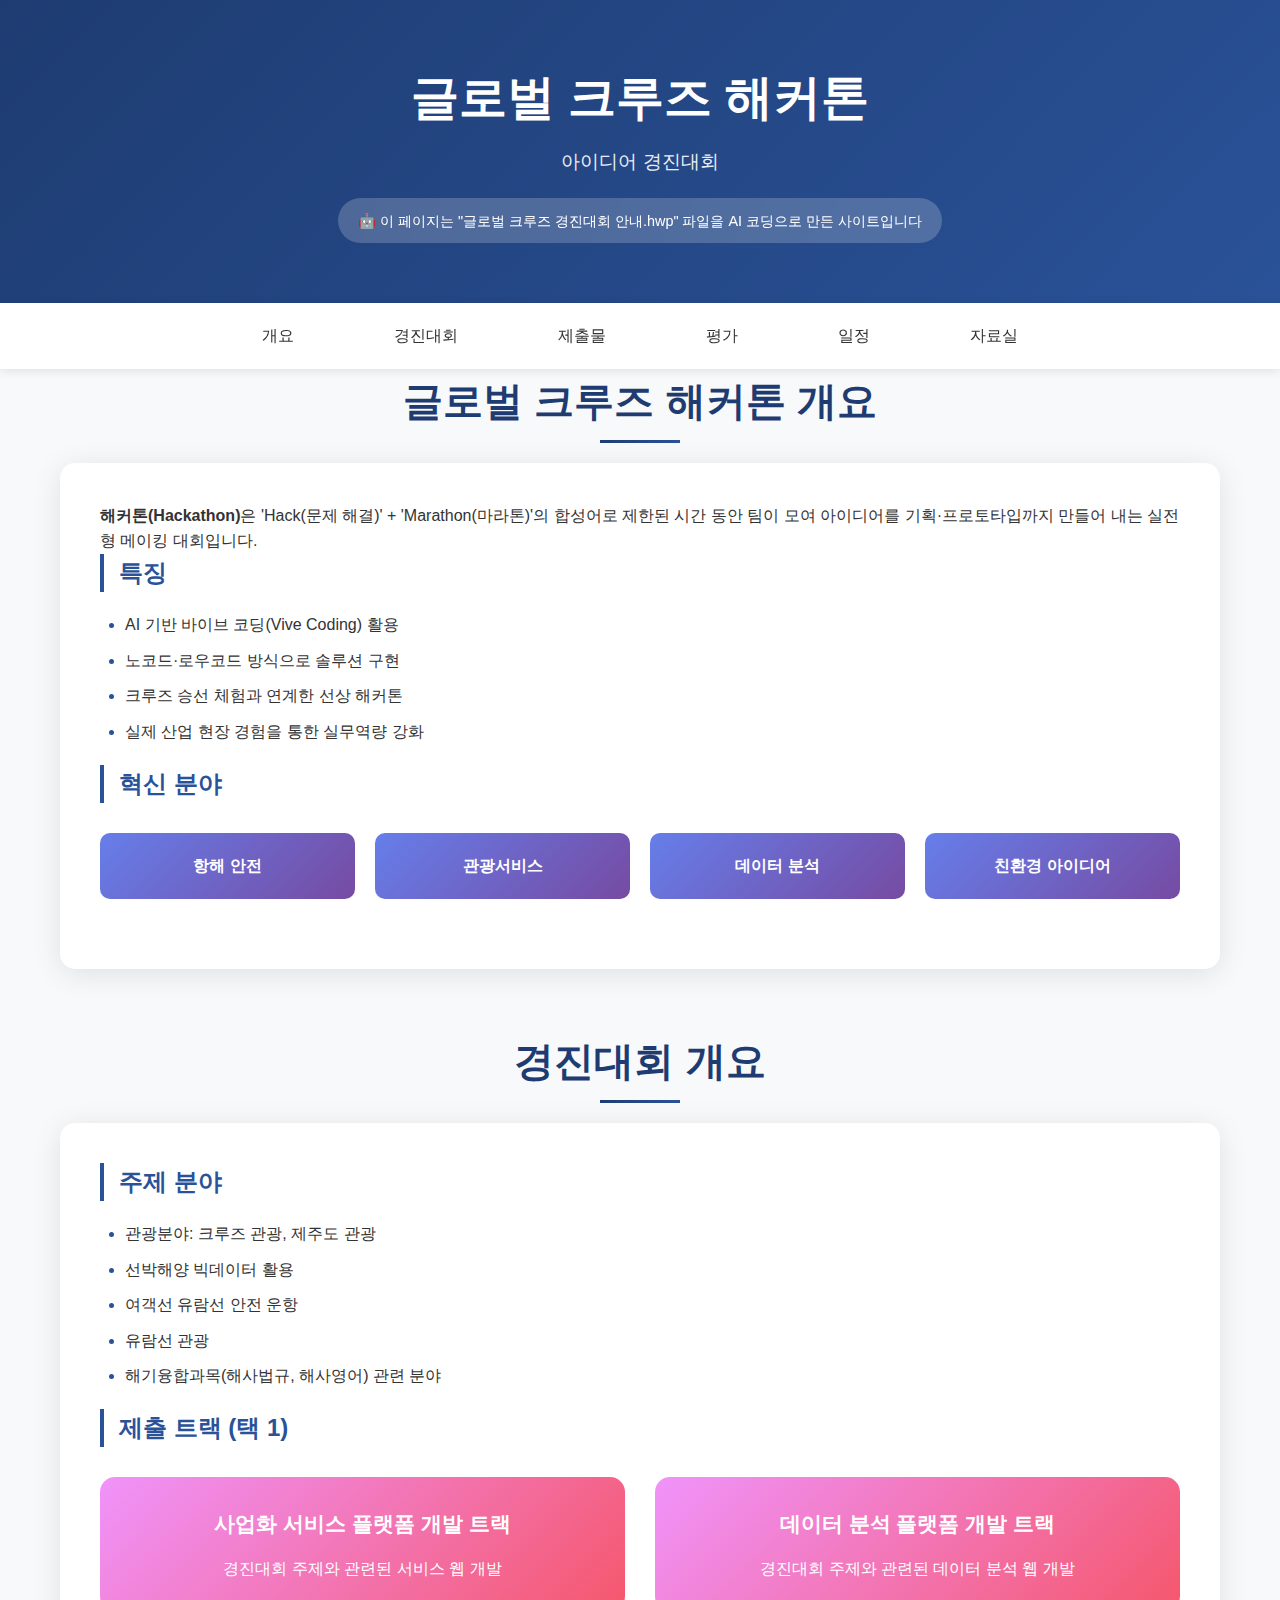
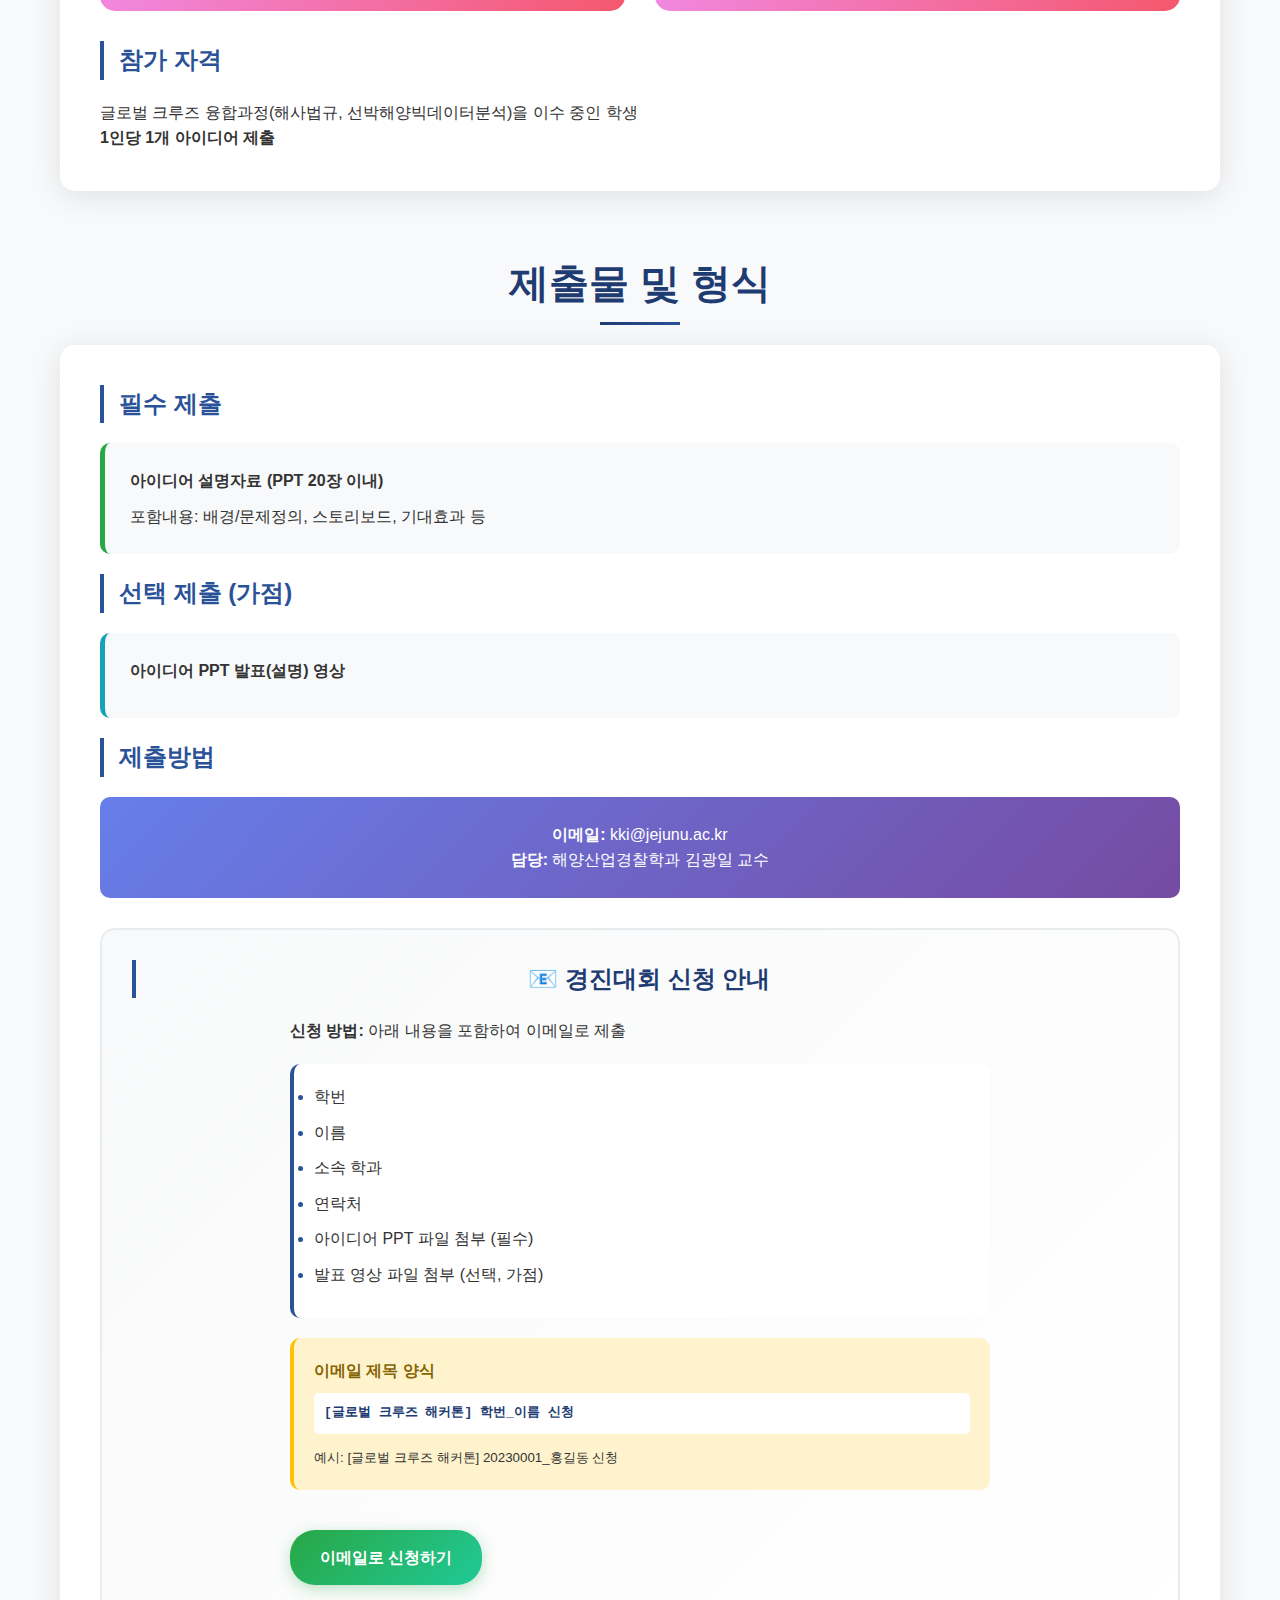
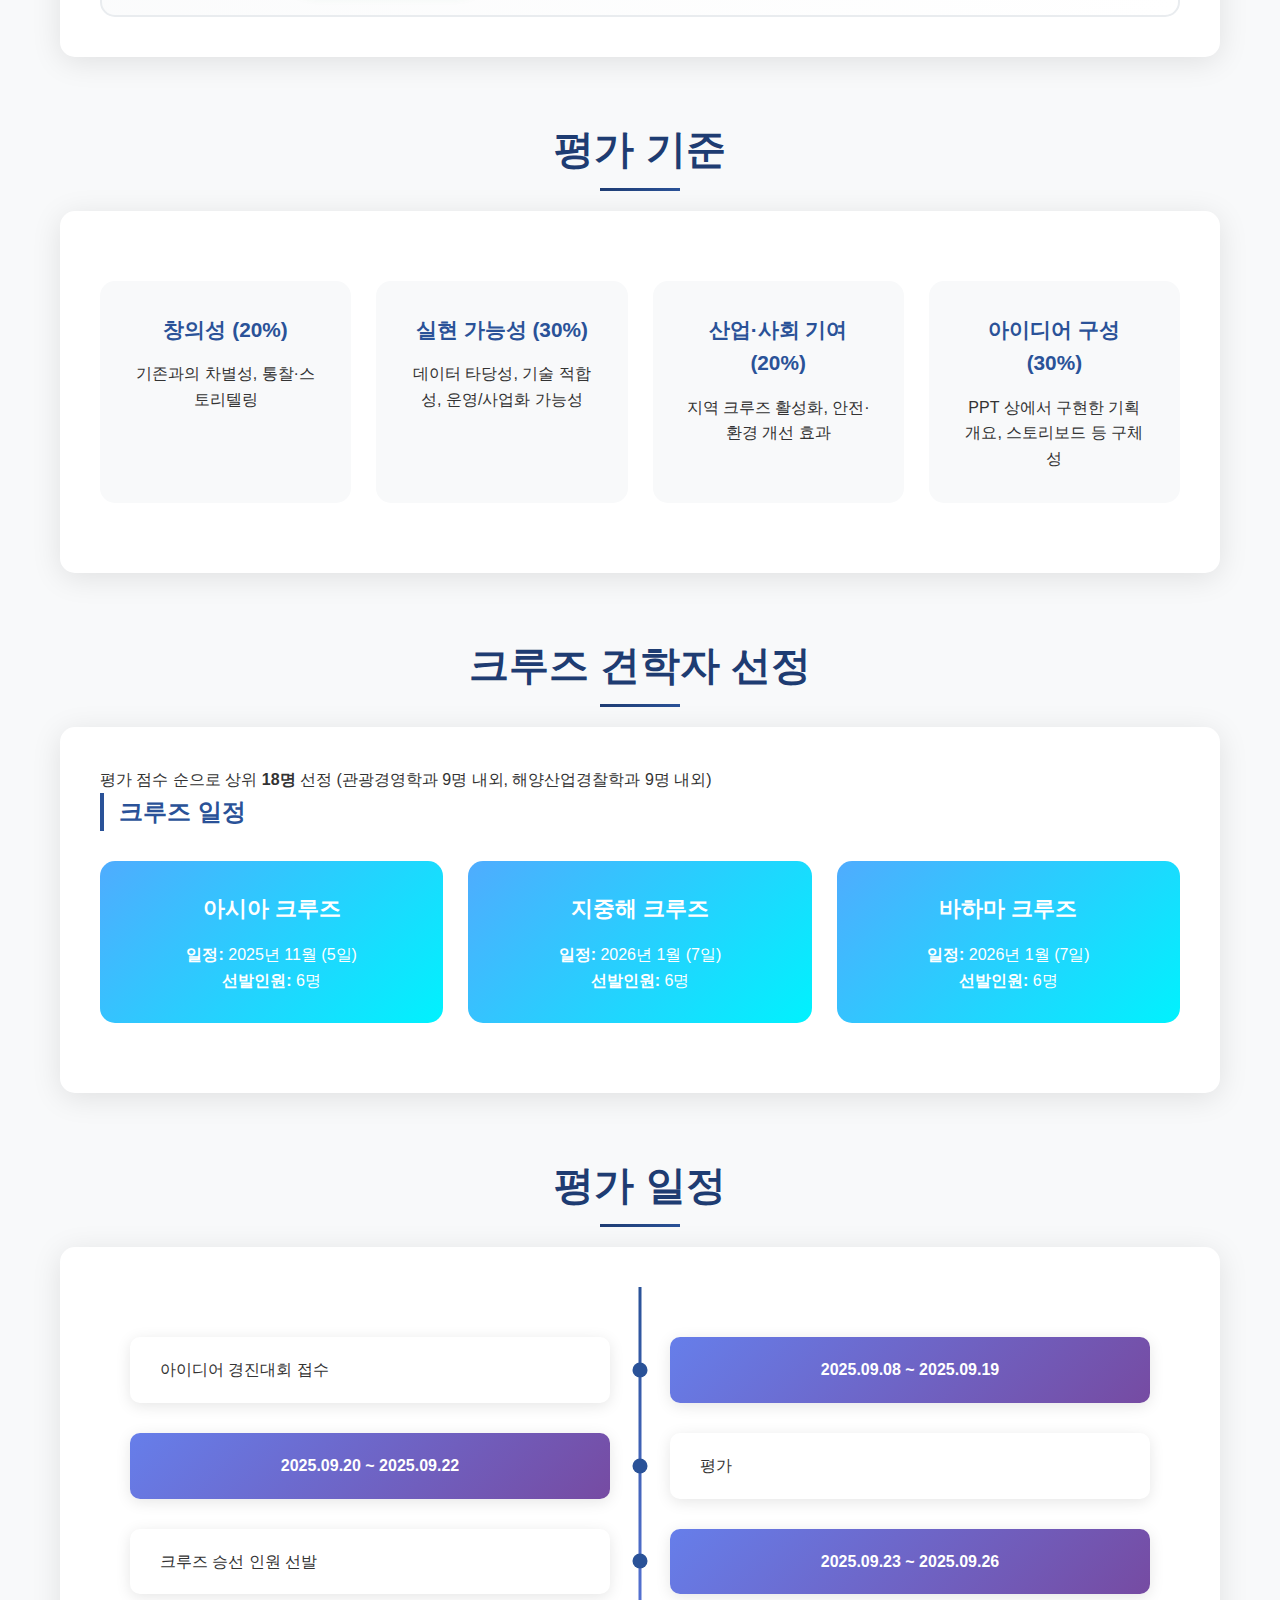
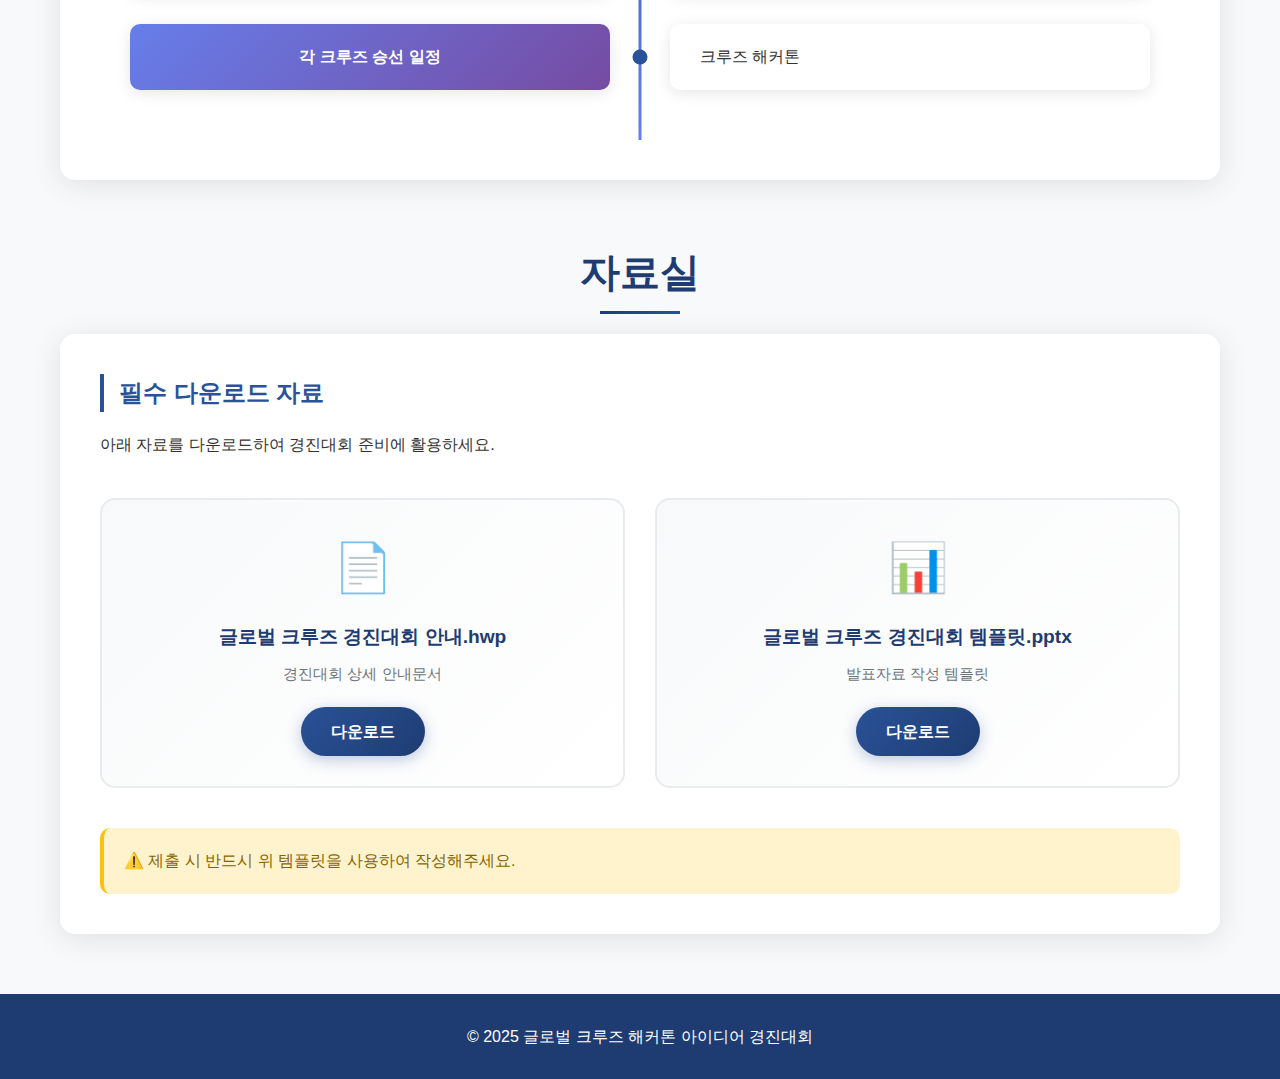
<file: index.html>
<!DOCTYPE html>
<html lang="ko">
<head>
    <meta charset="UTF-8">
    <meta name="viewport" content="width=device-width, initial-scale=1.0">
    <title>글로벌 크루즈 해커톤 아이디어 경진대회</title>
    <link rel="stylesheet" href="styles.css">
</head>
<body>
    <header>
        <div class="container">
            <h1>글로벌 크루즈 해커톤</h1>
            <p>아이디어 경진대회</p>
            <div class="ai-badge">
                <span>🤖 이 페이지는 "글로벌 크루즈 경진대회 안내.hwp" 파일을 AI 코딩으로 만든 사이트입니다</span>
            </div>
        </div>
    </header>

    <nav>
        <div class="container">
            <ul>
                <li><a href="#overview">개요</a></li>
                <li><a href="#competition">경진대회</a></li>
                <li><a href="#submission">제출물</a></li>
                <li><a href="#evaluation">평가</a></li>
                <li><a href="#schedule">일정</a></li>
                <li><a href="#downloads">자료실</a></li>
            </ul>
        </div>
    </nav>

    <main class="container">
        <section id="overview" class="section">
            <h2>글로벌 크루즈 해커톤 개요</h2>
            <div class="content-box">
                <p><strong>해커톤(Hackathon)</strong>은 'Hack(문제 해결)' + 'Marathon(마라톤)'의 합성어로 제한된 시간 동안 팀이 모여 아이디어를 기획·프로토타입까지 만들어 내는 실전형 메이킹 대회입니다.</p>
                
                <h3>특징</h3>
                <ul>
                    <li>AI 기반 바이브 코딩(Vive Coding) 활용</li>
                    <li>노코드·로우코드 방식으로 솔루션 구현</li>
                    <li>크루즈 승선 체험과 연계한 선상 해커톤</li>
                    <li>실제 산업 현장 경험을 통한 실무역량 강화</li>
                </ul>

                <h3>혁신 분야</h3>
                <div class="innovation-areas">
                    <div class="area-item">항해 안전</div>
                    <div class="area-item">관광서비스</div>
                    <div class="area-item">데이터 분석</div>
                    <div class="area-item">친환경 아이디어</div>
                </div>
            </div>
        </section>

        <section id="competition" class="section">
            <h2>경진대회 개요</h2>
            <div class="content-box">
                <h3>주제 분야</h3>
                <ul>
                    <li>관광분야: 크루즈 관광, 제주도 관광</li>
                    <li>선박해양 빅데이터 활용</li>
                    <li>여객선 유람선 안전 운항</li>
                    <li>유람선 관광</li>
                    <li>해기융합과목(해사법규, 해사영어) 관련 분야</li>
                </ul>

                <h3>제출 트랙 (택 1)</h3>
                <div class="tracks">
                    <div class="track-item">
                        <h4>사업화 서비스 플랫폼 개발 트랙</h4>
                        <p>경진대회 주제와 관련된 서비스 웹 개발</p>
                    </div>
                    <div class="track-item">
                        <h4>데이터 분석 플랫폼 개발 트랙</h4>
                        <p>경진대회 주제와 관련된 데이터 분석 웹 개발</p>
                    </div>
                </div>

                <h3>참가 자격</h3>
                <p>글로벌 크루즈 융합과정(해사법규, 선박해양빅데이터분석)을 이수 중인 학생</p>
                <p><strong>1인당 1개 아이디어 제출</strong></p>
            </div>
        </section>

        <section id="submission" class="section">
            <h2>제출물 및 형식</h2>
            <div class="content-box">
                <h3>필수 제출</h3>
                <div class="submission-item required">
                    <h4>아이디어 설명자료 (PPT 20장 이내)</h4>
                    <p>포함내용: 배경/문제정의, 스토리보드, 기대효과 등</p>
                </div>

                <h3>선택 제출 (가점)</h3>
                <div class="submission-item optional">
                    <h4>아이디어 PPT 발표(설명) 영상</h4>
                </div>

                <h3>제출방법</h3>
                <div class="contact-info">
                    <p><strong>이메일:</strong> kki@jejunu.ac.kr</p>
                    <p><strong>담당:</strong> 해양산업경찰학과 김광일 교수</p>
                </div>
                
                <div class="email-submission">
                    <h3>📧 경진대회 신청 안내</h3>
                    <div class="submission-guide">
                        <p><strong>신청 방법:</strong> 아래 내용을 포함하여 이메일로 제출</p>
                        <ul>
                            <li>학번</li>
                            <li>이름</li>
                            <li>소속 학과</li>
                            <li>연락처</li>
                            <li>아이디어 PPT 파일 첨부 (필수)</li>
                            <li>발표 영상 파일 첨부 (선택, 가점)</li>
                        </ul>
                        
                        <div class="email-template">
                            <h4>이메일 제목 양식</h4>
                            <p class="template-text">[글로벌 크루즈 해커톤] 학번_이름 신청</p>
                            <small>예시: [글로벌 크루즈 해커톤] 20230001_홍길동 신청</small>
                        </div>
                        
                        <a href="mailto:kki@jejunu.ac.kr?subject=[글로벌 크루즈 해커톤] 학번_이름 신청&body=안녕하세요.%0D%0A글로벌 크루즈 해커톤 아이디어 경진대회에 참가 신청합니다.%0D%0A%0D%0A■ 신청자 정보%0D%0A- 학번: %0D%0A- 이름: %0D%0A- 소속 학과: %0D%0A- 연락처: %0D%0A%0D%0A■ 첨부 파일%0D%0A- 아이디어 PPT: %0D%0A- 발표 영상(선택): %0D%0A%0D%0A감사합니다." class="email-btn">
                            이메일로 신청하기
                        </a>
                    </div>
                </div>
            </div>
        </section>

        <section id="evaluation" class="section">
            <h2>평가 기준</h2>
            <div class="content-box">
                <div class="evaluation-criteria">
                    <div class="criteria-item">
                        <h3>창의성 (20%)</h3>
                        <p>기존과의 차별성, 통찰·스토리텔링</p>
                    </div>
                    <div class="criteria-item">
                        <h3>실현 가능성 (30%)</h3>
                        <p>데이터 타당성, 기술 적합성, 운영/사업화 가능성</p>
                    </div>
                    <div class="criteria-item">
                        <h3>산업·사회 기여 (20%)</h3>
                        <p>지역 크루즈 활성화, 안전·환경 개선 효과</p>
                    </div>
                    <div class="criteria-item">
                        <h3>아이디어 구성 (30%)</h3>
                        <p>PPT 상에서 구현한 기획 개요, 스토리보드 등 구체성</p>
                    </div>
                </div>
            </div>
        </section>

        <section id="cruise-selection" class="section">
            <h2>크루즈 견학자 선정</h2>
            <div class="content-box">
                <p>평가 점수 순으로 상위 <strong>18명</strong> 선정 (관광경영학과 9명 내외, 해양산업경찰학과 9명 내외)</p>
                
                <h3>크루즈 일정</h3>
                <div class="cruise-schedule">
                    <div class="cruise-item">
                        <h4>아시아 크루즈</h4>
                        <p><strong>일정:</strong> 2025년 11월 (5일)</p>
                        <p><strong>선발인원:</strong> 6명</p>
                    </div>
                    <div class="cruise-item">
                        <h4>지중해 크루즈</h4>
                        <p><strong>일정:</strong> 2026년 1월 (7일)</p>
                        <p><strong>선발인원:</strong> 6명</p>
                    </div>
                    <div class="cruise-item">
                        <h4>바하마 크루즈</h4>
                        <p><strong>일정:</strong> 2026년 1월 (7일)</p>
                        <p><strong>선발인원:</strong> 6명</p>
                    </div>
                </div>
            </div>
        </section>

        <section id="schedule" class="section">
            <h2>평가 일정</h2>
            <div class="content-box">
                <div class="timeline">
                    <div class="timeline-item">
                        <div class="date">2025.09.08 ~ 2025.09.19</div>
                        <div class="event">아이디어 경진대회 접수</div>
                    </div>
                    <div class="timeline-item">
                        <div class="date">2025.09.20 ~ 2025.09.22</div>
                        <div class="event">평가</div>
                    </div>
                    <div class="timeline-item">
                        <div class="date">2025.09.23 ~ 2025.09.26</div>
                        <div class="event">크루즈 승선 인원 선발</div>
                    </div>
                    <div class="timeline-item">
                        <div class="date">각 크루즈 승선 일정</div>
                        <div class="event">크루즈 해커톤</div>
                    </div>
                </div>
            </div>
        </section>

        <section id="downloads" class="section">
            <h2>자료실</h2>
            <div class="content-box">
                <h3>필수 다운로드 자료</h3>
                <p>아래 자료를 다운로드하여 경진대회 준비에 활용하세요.</p>
                
                <div class="download-grid">
                    <div class="download-item">
                        <div class="file-icon">📄</div>
                        <h4>글로벌 크루즈 경진대회 안내.hwp</h4>
                        <p>경진대회 상세 안내문서</p>
                        <a href="downloads/글로벌 크루즈 경진대회 안내.hwp" download class="download-btn">
                            다운로드
                        </a>
                    </div>
                    
                    <div class="download-item">
                        <div class="file-icon">📊</div>
                        <h4>글로벌 크루즈 경진대회 템플릿.pptx</h4>
                        <p>발표자료 작성 템플릿</p>
                        <a href="downloads/글로벌 크루즈 경진대회 템플릿.pptx" download class="download-btn">
                            다운로드
                        </a>
                    </div>
                </div>
                
                <div class="download-notice">
                    <p>⚠️ 제출 시 반드시 위 템플릿을 사용하여 작성해주세요.</p>
                </div>
            </div>
        </section>

    </main>

    <footer>
        <div class="container">
            <p>&copy; 2025 글로벌 크루즈 해커톤 아이디어 경진대회</p>
        </div>
    </footer>

</body>
</html>
</file>
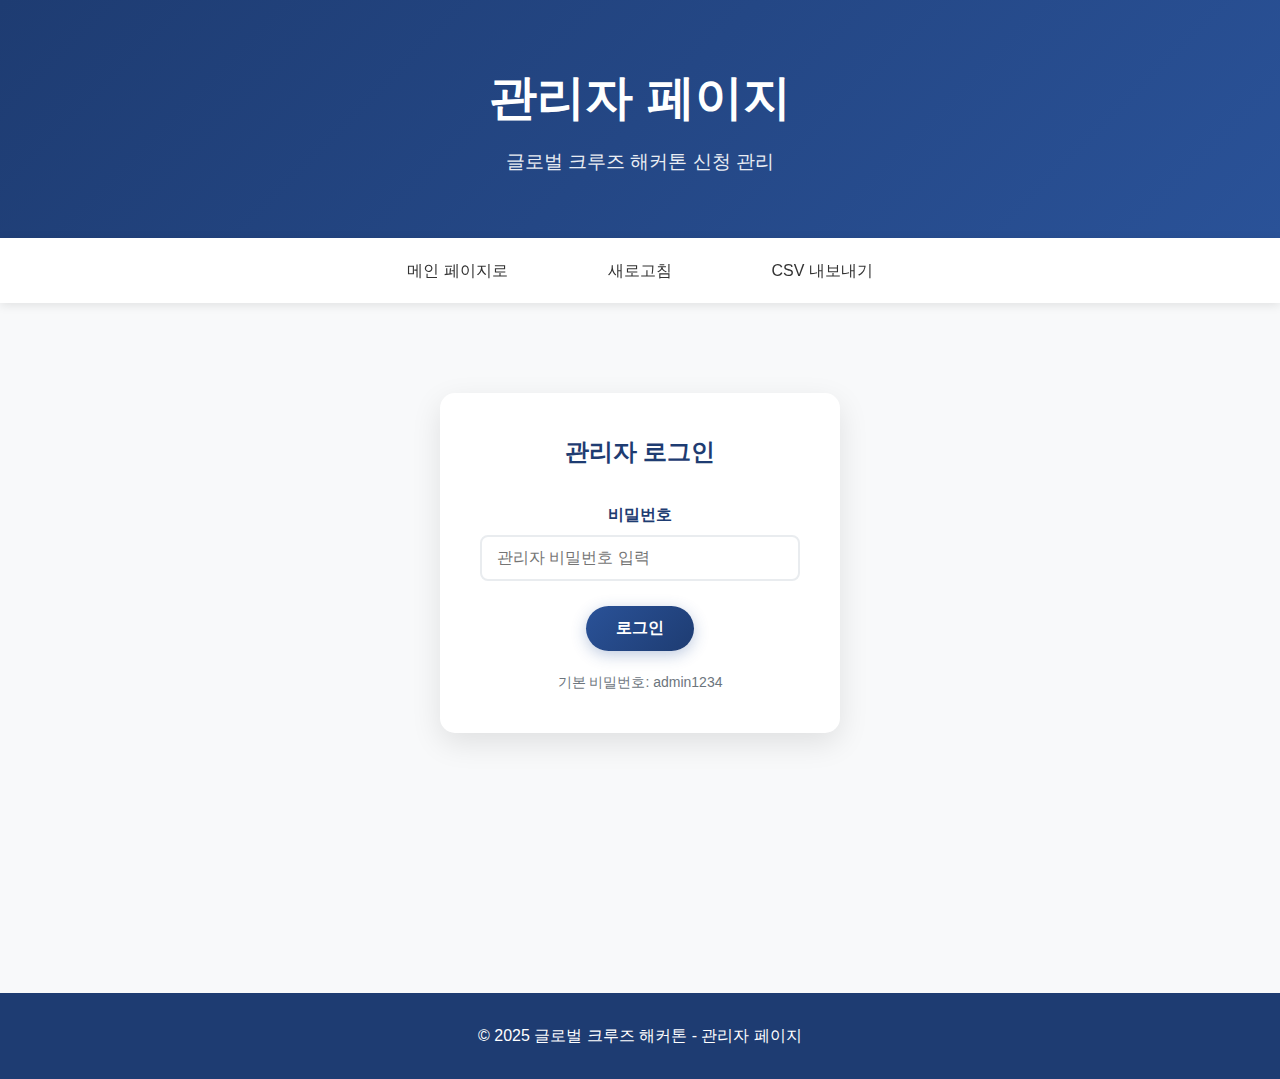
<file: admin.html>
<!DOCTYPE html>
<html lang="ko">
<head>
    <meta charset="UTF-8">
    <meta name="viewport" content="width=device-width, initial-scale=1.0">
    <title>관리자 페이지 - 글로벌 크루즈 해커톤</title>
    <link rel="stylesheet" href="styles.css">
    <link rel="stylesheet" href="admin-styles.css">
</head>
<body>
    <header>
        <div class="container">
            <h1>관리자 페이지</h1>
            <p>글로벌 크루즈 해커톤 신청 관리</p>
        </div>
    </header>

    <nav>
        <div class="container">
            <ul>
                <li><a href="index.html">메인 페이지로</a></li>
                <li><a href="#" onclick="location.reload()">새로고침</a></li>
                <li><a href="#" onclick="exportToCSV()">CSV 내보내기</a></li>
            </ul>
        </div>
    </nav>

    <main class="container">
        <section class="admin-section">
            <div class="admin-login" id="adminLogin">
                <h2>관리자 로그인</h2>
                <form id="loginForm">
                    <div class="form-group">
                        <label for="password">비밀번호</label>
                        <input type="password" id="password" placeholder="관리자 비밀번호 입력">
                    </div>
                    <button type="submit" class="submit-btn">로그인</button>
                </form>
                <p class="login-hint">기본 비밀번호: admin1234</p>
            </div>

            <div class="admin-dashboard" id="adminDashboard" style="display: none;">
                <div class="dashboard-header">
                    <h2>신청 현황</h2>
                    <div class="stats">
                        <div class="stat-item">
                            <span class="stat-label">전체 신청자</span>
                            <span class="stat-value" id="totalCount">0</span>
                        </div>
                        <div class="stat-item">
                            <span class="stat-label">영상 제출</span>
                            <span class="stat-value" id="videoCount">0</span>
                        </div>
                    </div>
                </div>

                <div class="filter-section">
                    <input type="text" id="searchInput" placeholder="학번 또는 이름으로 검색..." class="search-input">
                    <button onclick="clearSearch()" class="clear-btn">초기화</button>
                </div>

                <div class="applications-table">
                    <table id="applicationsTable">
                        <thead>
                            <tr>
                                <th>번호</th>
                                <th>학번</th>
                                <th>이름</th>
                                <th>PPT 파일</th>
                                <th>영상 파일</th>
                                <th>신청일시</th>
                                <th>관리</th>
                            </tr>
                        </thead>
                        <tbody id="applicationsBody">
                            <!-- 신청 데이터가 여기에 표시됩니다 -->
                        </tbody>
                    </table>
                    
                    <div id="noDataMessage" class="no-data" style="display: none;">
                        신청 데이터가 없습니다.
                    </div>
                </div>

                <div class="admin-actions">
                    <button onclick="if(confirm('모든 신청 데이터를 삭제하시겠습니까?')) clearAllData()" class="danger-btn">전체 삭제</button>
                    <button onclick="logout()" class="logout-btn">로그아웃</button>
                </div>
            </div>
        </section>
    </main>

    <footer>
        <div class="container">
            <p>&copy; 2025 글로벌 크루즈 해커톤 - 관리자 페이지</p>
        </div>
    </footer>

    <script src="admin.js"></script>
</body>
</html>
</file>
<file: styles.css>
* {
    margin: 0;
    padding: 0;
    box-sizing: border-box;
}

body {
    font-family: 'Segoe UI', Tahoma, Geneva, Verdana, sans-serif;
    line-height: 1.6;
    color: #333;
    background-color: #f8f9fa;
}

.container {
    max-width: 1200px;
    margin: 0 auto;
    padding: 0 20px;
}

header {
    background: linear-gradient(135deg, #1e3c72 0%, #2a5298 100%);
    color: white;
    text-align: center;
    padding: 60px 0;
}

header h1 {
    font-size: 3rem;
    margin-bottom: 10px;
    font-weight: 700;
}

header p {
    font-size: 1.2rem;
    opacity: 0.9;
}

nav {
    background-color: #fff;
    box-shadow: 0 2px 10px rgba(0,0,0,0.1);
    position: sticky;
    top: 0;
    z-index: 100;
}

nav ul {
    display: flex;
    justify-content: center;
    list-style: none;
    padding: 20px 0;
}

nav li {
    margin: 0 30px;
}

nav a {
    text-decoration: none;
    color: #333;
    font-weight: 500;
    padding: 10px 20px;
    border-radius: 25px;
    transition: all 0.3s ease;
}

nav a:hover {
    background-color: #2a5298;
    color: white;
}

main {
    padding: 40px 0;
}

.section {
    margin-bottom: 60px;
    scroll-margin-top: 100px;
}

.section h2 {
    font-size: 2.5rem;
    margin-bottom: 30px;
    color: #1e3c72;
    text-align: center;
    position: relative;
}

.section h2::after {
    content: '';
    position: absolute;
    bottom: -10px;
    left: 50%;
    transform: translateX(-50%);
    width: 80px;
    height: 3px;
    background: linear-gradient(135deg, #1e3c72 0%, #2a5298 100%);
}

.content-box {
    background: white;
    padding: 40px;
    border-radius: 15px;
    box-shadow: 0 5px 30px rgba(0,0,0,0.1);
}

.content-box h3 {
    font-size: 1.5rem;
    margin-bottom: 20px;
    color: #2a5298;
    border-left: 4px solid #2a5298;
    padding-left: 15px;
}

.content-box ul {
    margin: 20px 0;
    padding-left: 25px;
}

.content-box li {
    margin-bottom: 10px;
    position: relative;
}

.content-box li::marker {
    color: #2a5298;
}

.innovation-areas {
    display: grid;
    grid-template-columns: repeat(auto-fit, minmax(200px, 1fr));
    gap: 20px;
    margin: 30px 0;
}

.area-item {
    background: linear-gradient(135deg, #667eea 0%, #764ba2 100%);
    color: white;
    padding: 20px;
    border-radius: 10px;
    text-align: center;
    font-weight: 600;
    transition: transform 0.3s ease;
}

.area-item:hover {
    transform: translateY(-5px);
}

.tracks {
    display: grid;
    grid-template-columns: repeat(auto-fit, minmax(300px, 1fr));
    gap: 30px;
    margin: 30px 0;
}

.track-item {
    background: linear-gradient(135deg, #f093fb 0%, #f5576c 100%);
    color: white;
    padding: 30px;
    border-radius: 15px;
    text-align: center;
    transition: transform 0.3s ease;
}

.track-item:hover {
    transform: translateY(-5px);
}

.track-item h4 {
    font-size: 1.3rem;
    margin-bottom: 15px;
}

.submission-item {
    background: #f8f9fa;
    padding: 25px;
    border-radius: 10px;
    margin: 20px 0;
    border-left: 5px solid #28a745;
}

.submission-item.optional {
    border-left-color: #17a2b8;
}

.submission-item h4 {
    color: #333;
    margin-bottom: 10px;
}

.contact-info {
    background: linear-gradient(135deg, #667eea 0%, #764ba2 100%);
    color: white;
    padding: 25px;
    border-radius: 10px;
    text-align: center;
    margin-top: 20px;
}

.evaluation-criteria {
    display: grid;
    grid-template-columns: repeat(auto-fit, minmax(250px, 1fr));
    gap: 25px;
    margin: 30px 0;
}

.criteria-item {
    background: #f8f9fa;
    padding: 30px;
    border-radius: 15px;
    text-align: center;
    border: 2px solid transparent;
    transition: all 0.3s ease;
}

.criteria-item:hover {
    border-color: #2a5298;
    transform: translateY(-5px);
}

.criteria-item h3 {
    color: #2a5298;
    font-size: 1.3rem;
    margin-bottom: 15px;
    border: none;
    padding: 0;
}

.cruise-schedule {
    display: grid;
    grid-template-columns: repeat(auto-fit, minmax(300px, 1fr));
    gap: 25px;
    margin: 30px 0;
}

.cruise-item {
    background: linear-gradient(135deg, #4facfe 0%, #00f2fe 100%);
    color: white;
    padding: 30px;
    border-radius: 15px;
    text-align: center;
    transition: transform 0.3s ease;
}

.cruise-item:hover {
    transform: translateY(-5px);
}

.cruise-item h4 {
    font-size: 1.4rem;
    margin-bottom: 15px;
}

.timeline {
    position: relative;
    padding: 20px 0;
}

.timeline::before {
    content: '';
    position: absolute;
    left: 50%;
    top: 0;
    bottom: 0;
    width: 3px;
    background: linear-gradient(to bottom, #2a5298, #667eea);
    transform: translateX(-50%);
}

.timeline-item {
    display: flex;
    justify-content: space-between;
    align-items: center;
    margin: 30px 0;
    position: relative;
}

.timeline-item::before {
    content: '';
    position: absolute;
    left: 50%;
    top: 50%;
    width: 15px;
    height: 15px;
    background: #2a5298;
    border-radius: 50%;
    transform: translate(-50%, -50%);
    z-index: 2;
}

.timeline-item:nth-child(odd) {
    flex-direction: row-reverse;
}

.date, .event {
    flex: 1;
    padding: 20px 30px;
    background: white;
    border-radius: 10px;
    box-shadow: 0 3px 15px rgba(0,0,0,0.1);
    margin: 0 30px;
}

.date {
    background: linear-gradient(135deg, #667eea 0%, #764ba2 100%);
    color: white;
    font-weight: 600;
    text-align: center;
}

.event {
    font-weight: 500;
    color: #333;
}

footer {
    background-color: #1e3c72;
    color: white;
    text-align: center;
    padding: 30px 0;
    margin-top: 60px;
}

.ai-badge {
    margin-top: 20px;
    padding: 10px 20px;
    background: rgba(255, 255, 255, 0.2);
    border-radius: 30px;
    display: inline-block;
    backdrop-filter: blur(10px);
}

.ai-badge span {
    font-size: 0.9rem;
    color: #fff;
    font-weight: 500;
}

.download-grid {
    display: grid;
    grid-template-columns: repeat(auto-fit, minmax(300px, 1fr));
    gap: 30px;
    margin: 40px 0;
}

.download-item {
    background: linear-gradient(135deg, #f8f9fa 0%, #ffffff 100%);
    padding: 30px;
    border-radius: 15px;
    text-align: center;
    border: 2px solid #e9ecef;
    transition: all 0.3s ease;
}

.download-item:hover {
    transform: translateY(-5px);
    box-shadow: 0 10px 30px rgba(0,0,0,0.1);
    border-color: #2a5298;
}

.file-icon {
    font-size: 3rem;
    margin-bottom: 15px;
}

.download-item h4 {
    color: #1e3c72;
    margin-bottom: 10px;
    font-size: 1.2rem;
}

.download-item p {
    color: #6c757d;
    margin-bottom: 20px;
    font-size: 0.95rem;
}

.download-btn {
    display: inline-block;
    padding: 12px 30px;
    background: linear-gradient(135deg, #2a5298 0%, #1e3c72 100%);
    color: white;
    text-decoration: none;
    border-radius: 25px;
    font-weight: 600;
    transition: all 0.3s ease;
    box-shadow: 0 4px 15px rgba(42, 82, 152, 0.3);
}

.download-btn:hover {
    transform: scale(1.05);
    box-shadow: 0 6px 20px rgba(42, 82, 152, 0.4);
}

.download-notice {
    background: #fff3cd;
    border-left: 4px solid #ffc107;
    padding: 20px;
    border-radius: 10px;
    margin-top: 30px;
}

.download-notice p {
    color: #856404;
    margin: 0;
    font-weight: 500;
}

@media (max-width: 768px) {
    header h1 {
        font-size: 2rem;
    }
    
    nav ul {
        flex-direction: column;
        align-items: center;
        padding: 15px 0;
    }
    
    nav li {
        margin: 5px 0;
    }
    
    .section h2 {
        font-size: 2rem;
    }
    
    .content-box {
        padding: 25px;
    }
    
    .innovation-areas,
    .tracks,
    .evaluation-criteria,
    .cruise-schedule {
        grid-template-columns: 1fr;
    }
    
    .timeline::before {
        left: 20px;
    }
    
    .timeline-item {
        flex-direction: column;
        align-items: flex-start;
        padding-left: 50px;
    }
    
    .timeline-item:nth-child(odd) {
        flex-direction: column;
    }
    
    .timeline-item::before {
        left: 20px;
        transform: translateY(-50%);
    }
    
    .date, .event {
        margin: 5px 0;
        width: 100%;
    }
}

@media (max-width: 480px) {
    .container {
        padding: 0 15px;
    }
    
    header {
        padding: 40px 0;
    }
    
    .content-box {
        padding: 20px;
    }
    
    .track-item,
    .cruise-item {
        padding: 20px;
    }
    
    .download-grid {
        grid-template-columns: 1fr;
    }
    
    .application-form .form-group {
        margin-bottom: 20px;
    }
    
    .form-actions {
        flex-direction: column;
        gap: 10px;
    }
}

/* Application Form Styles */
.application-form {
    max-width: 600px;
    margin: 30px auto;
    padding: 30px;
    background: #f8f9fa;
    border-radius: 15px;
    border: 2px solid #e9ecef;
}

.form-group {
    margin-bottom: 25px;
}

.form-group label {
    display: block;
    margin-bottom: 8px;
    font-weight: 600;
    color: #1e3c72;
}

.form-group input {
    width: 100%;
    padding: 12px 15px;
    border: 2px solid #e9ecef;
    border-radius: 8px;
    font-size: 16px;
    transition: border-color 0.3s ease;
}

.form-group input:focus {
    outline: none;
    border-color: #2a5298;
    box-shadow: 0 0 0 3px rgba(42, 82, 152, 0.1);
}

.form-group input[type="file"] {
    padding: 8px;
    background: white;
}

.form-group small {
    display: block;
    margin-top: 5px;
    color: #6c757d;
    font-size: 14px;
}

.form-actions {
    display: flex;
    gap: 15px;
    justify-content: center;
    margin-top: 30px;
}

.submit-btn, .reset-btn {
    padding: 12px 30px;
    border: none;
    border-radius: 25px;
    font-weight: 600;
    cursor: pointer;
    transition: all 0.3s ease;
    font-size: 16px;
}

.submit-btn {
    background: linear-gradient(135deg, #2a5298 0%, #1e3c72 100%);
    color: white;
    box-shadow: 0 4px 15px rgba(42, 82, 152, 0.3);
}

.submit-btn:hover {
    transform: translateY(-2px);
    box-shadow: 0 6px 20px rgba(42, 82, 152, 0.4);
}

.reset-btn {
    background: #6c757d;
    color: white;
}

.reset-btn:hover {
    background: #5a6268;
    transform: translateY(-2px);
}

.submit-message {
    margin-top: 20px;
    padding: 15px;
    border-radius: 8px;
    text-align: center;
    font-weight: 500;
}

.submit-message.success {
    background: #d4edda;
    color: #155724;
    border: 1px solid #c3e6cb;
}

.submit-message.error {
    background: #f8d7da;
    color: #721c24;
    border: 1px solid #f5c6cb;
}

/* Email Submission Styles */
.email-submission {
    margin-top: 30px;
    padding: 30px;
    background: linear-gradient(135deg, #f8f9fa 0%, #ffffff 100%);
    border-radius: 15px;
    border: 2px solid #e9ecef;
}

.email-submission h3 {
    color: #1e3c72;
    margin-bottom: 20px;
    text-align: center;
}

.submission-guide {
    max-width: 700px;
    margin: 0 auto;
}

.submission-guide ul {
    background: white;
    padding: 20px;
    border-radius: 10px;
    margin: 20px 0;
    border-left: 4px solid #2a5298;
}

.email-template {
    background: #fff3cd;
    padding: 20px;
    border-radius: 10px;
    margin: 20px 0;
    border-left: 4px solid #ffc107;
}

.email-template h4 {
    color: #856404;
    margin-bottom: 10px;
}

.template-text {
    background: white;
    padding: 10px;
    border-radius: 5px;
    font-family: monospace;
    color: #1e3c72;
    font-weight: 600;
    margin: 10px 0;
}

.email-btn {
    display: inline-block;
    padding: 15px 30px;
    background: linear-gradient(135deg, #28a745 0%, #20c997 100%);
    color: white;
    text-decoration: none;
    border-radius: 25px;
    font-weight: 600;
    transition: all 0.3s ease;
    box-shadow: 0 4px 15px rgba(40, 167, 69, 0.3);
    margin-top: 20px;
}

.email-btn:hover {
    transform: translateY(-2px);
    box-shadow: 0 6px 20px rgba(40, 167, 69, 0.4);
    color: white;
    text-decoration: none;
}
</file>
<file: admin-styles.css>
/* Admin Page Specific Styles */
.admin-section {
    min-height: 70vh;
    padding: 40px 0;
}

.admin-login {
    max-width: 400px;
    margin: 50px auto;
    padding: 40px;
    background: white;
    border-radius: 15px;
    box-shadow: 0 10px 30px rgba(0,0,0,0.1);
    text-align: center;
}

.admin-login h2 {
    margin-bottom: 30px;
    color: #1e3c72;
}

.login-hint {
    margin-top: 20px;
    color: #6c757d;
    font-size: 14px;
}

.admin-dashboard {
    background: white;
    border-radius: 15px;
    box-shadow: 0 5px 30px rgba(0,0,0,0.1);
    padding: 30px;
    margin: 20px 0;
}

.dashboard-header {
    display: flex;
    justify-content: space-between;
    align-items: center;
    margin-bottom: 30px;
    flex-wrap: wrap;
    gap: 20px;
}

.dashboard-header h2 {
    color: #1e3c72;
    margin: 0;
}

.stats {
    display: flex;
    gap: 30px;
}

.stat-item {
    text-align: center;
    background: linear-gradient(135deg, #f8f9fa 0%, #e9ecef 100%);
    padding: 20px;
    border-radius: 10px;
    min-width: 120px;
}

.stat-label {
    display: block;
    font-size: 14px;
    color: #6c757d;
    margin-bottom: 5px;
}

.stat-value {
    display: block;
    font-size: 24px;
    font-weight: 700;
    color: #1e3c72;
}

.filter-section {
    display: flex;
    gap: 15px;
    margin-bottom: 30px;
    align-items: center;
}

.search-input {
    flex: 1;
    max-width: 400px;
    padding: 12px 15px;
    border: 2px solid #e9ecef;
    border-radius: 8px;
    font-size: 16px;
}

.search-input:focus {
    outline: none;
    border-color: #2a5298;
}

.clear-btn {
    padding: 12px 20px;
    background: #6c757d;
    color: white;
    border: none;
    border-radius: 8px;
    cursor: pointer;
    transition: background 0.3s ease;
}

.clear-btn:hover {
    background: #5a6268;
}

.applications-table {
    overflow-x: auto;
    margin-bottom: 30px;
}

table {
    width: 100%;
    border-collapse: collapse;
    background: white;
    border-radius: 10px;
    overflow: hidden;
    box-shadow: 0 2px 10px rgba(0,0,0,0.1);
}

th {
    background: linear-gradient(135deg, #1e3c72 0%, #2a5298 100%);
    color: white;
    padding: 15px 10px;
    text-align: left;
    font-weight: 600;
}

td {
    padding: 15px 10px;
    border-bottom: 1px solid #e9ecef;
    vertical-align: middle;
}

tr:hover {
    background: #f8f9fa;
}

tr:last-child td {
    border-bottom: none;
}

.delete-btn {
    background: #dc3545;
    color: white;
    border: none;
    padding: 6px 12px;
    border-radius: 4px;
    cursor: pointer;
    font-size: 12px;
    transition: background 0.3s ease;
}

.delete-btn:hover {
    background: #c82333;
}

.no-data {
    text-align: center;
    padding: 50px;
    color: #6c757d;
    font-size: 18px;
}

.admin-actions {
    display: flex;
    gap: 20px;
    justify-content: center;
    margin-top: 30px;
}

.danger-btn {
    background: #dc3545;
    color: white;
    border: none;
    padding: 12px 24px;
    border-radius: 8px;
    cursor: pointer;
    font-weight: 600;
    transition: all 0.3s ease;
}

.danger-btn:hover {
    background: #c82333;
    transform: translateY(-2px);
}

.logout-btn {
    background: #6c757d;
    color: white;
    border: none;
    padding: 12px 24px;
    border-radius: 8px;
    cursor: pointer;
    font-weight: 600;
    transition: all 0.3s ease;
}

.logout-btn:hover {
    background: #5a6268;
    transform: translateY(-2px);
}

/* Responsive Design for Admin */
@media (max-width: 768px) {
    .dashboard-header {
        flex-direction: column;
        text-align: center;
    }
    
    .stats {
        flex-direction: column;
        gap: 15px;
        width: 100%;
    }
    
    .stat-item {
        min-width: auto;
    }
    
    .filter-section {
        flex-direction: column;
        gap: 10px;
    }
    
    .search-input {
        max-width: none;
    }
    
    .admin-actions {
        flex-direction: column;
    }
    
    table {
        font-size: 14px;
    }
    
    th, td {
        padding: 10px 5px;
    }
}

@media (max-width: 480px) {
    .admin-login {
        margin: 20px auto;
        padding: 30px 20px;
    }
    
    .admin-dashboard {
        padding: 20px;
        margin: 10px 0;
    }
    
    table {
        font-size: 12px;
    }
    
    th, td {
        padding: 8px 4px;
    }
    
    .delete-btn {
        padding: 4px 8px;
        font-size: 11px;
    }
}
</file>
